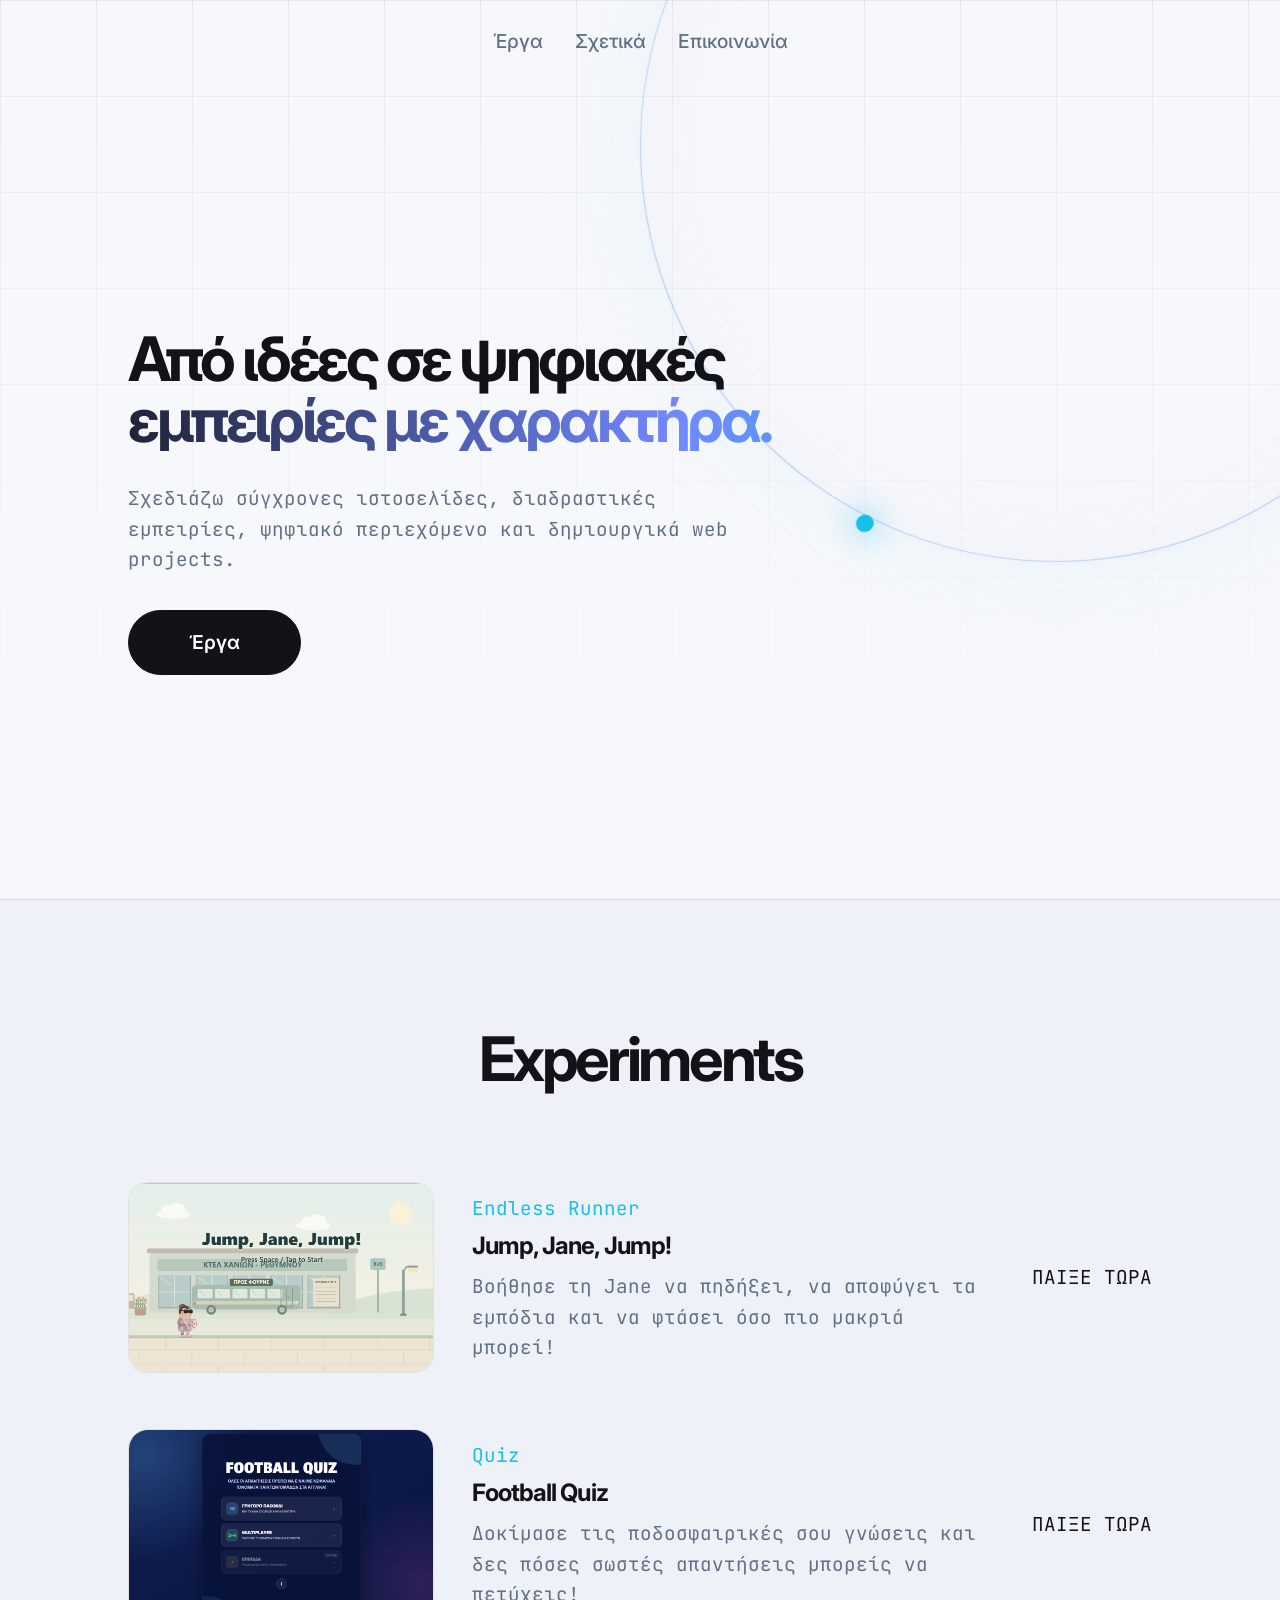
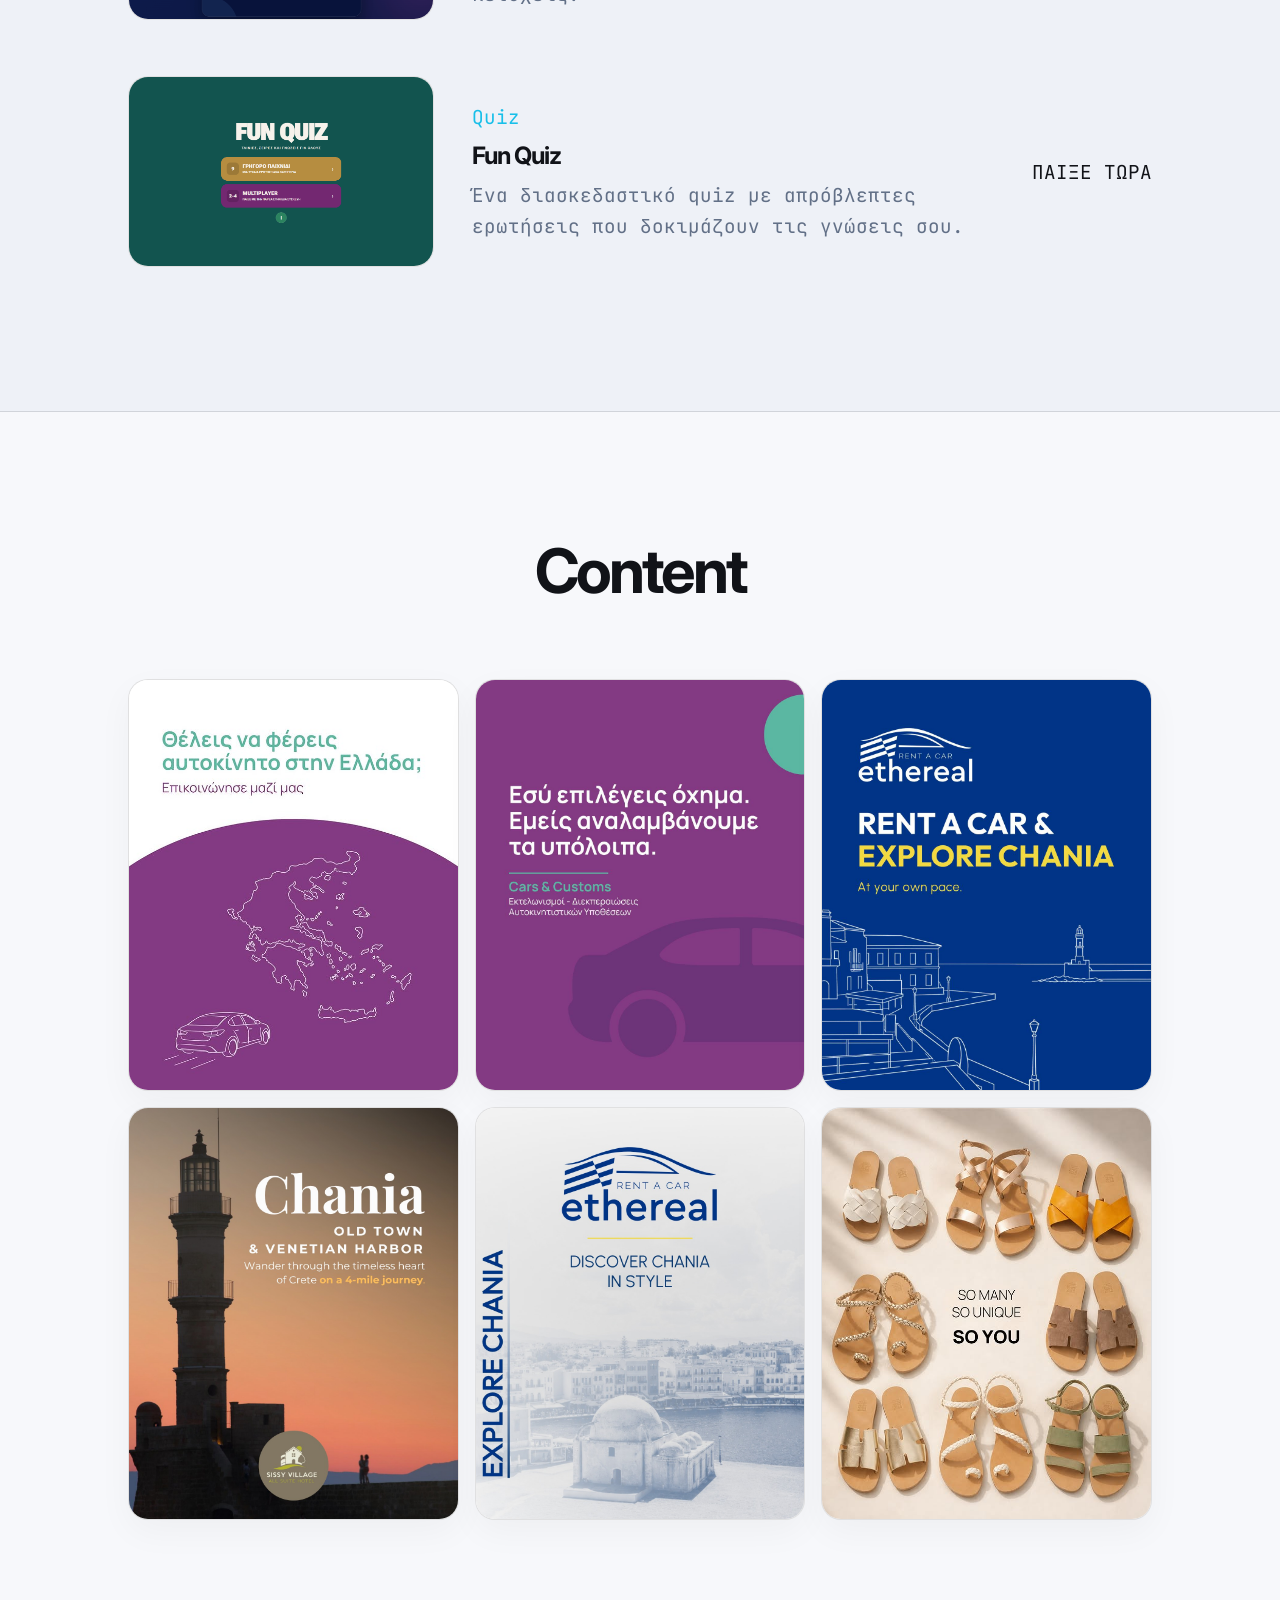
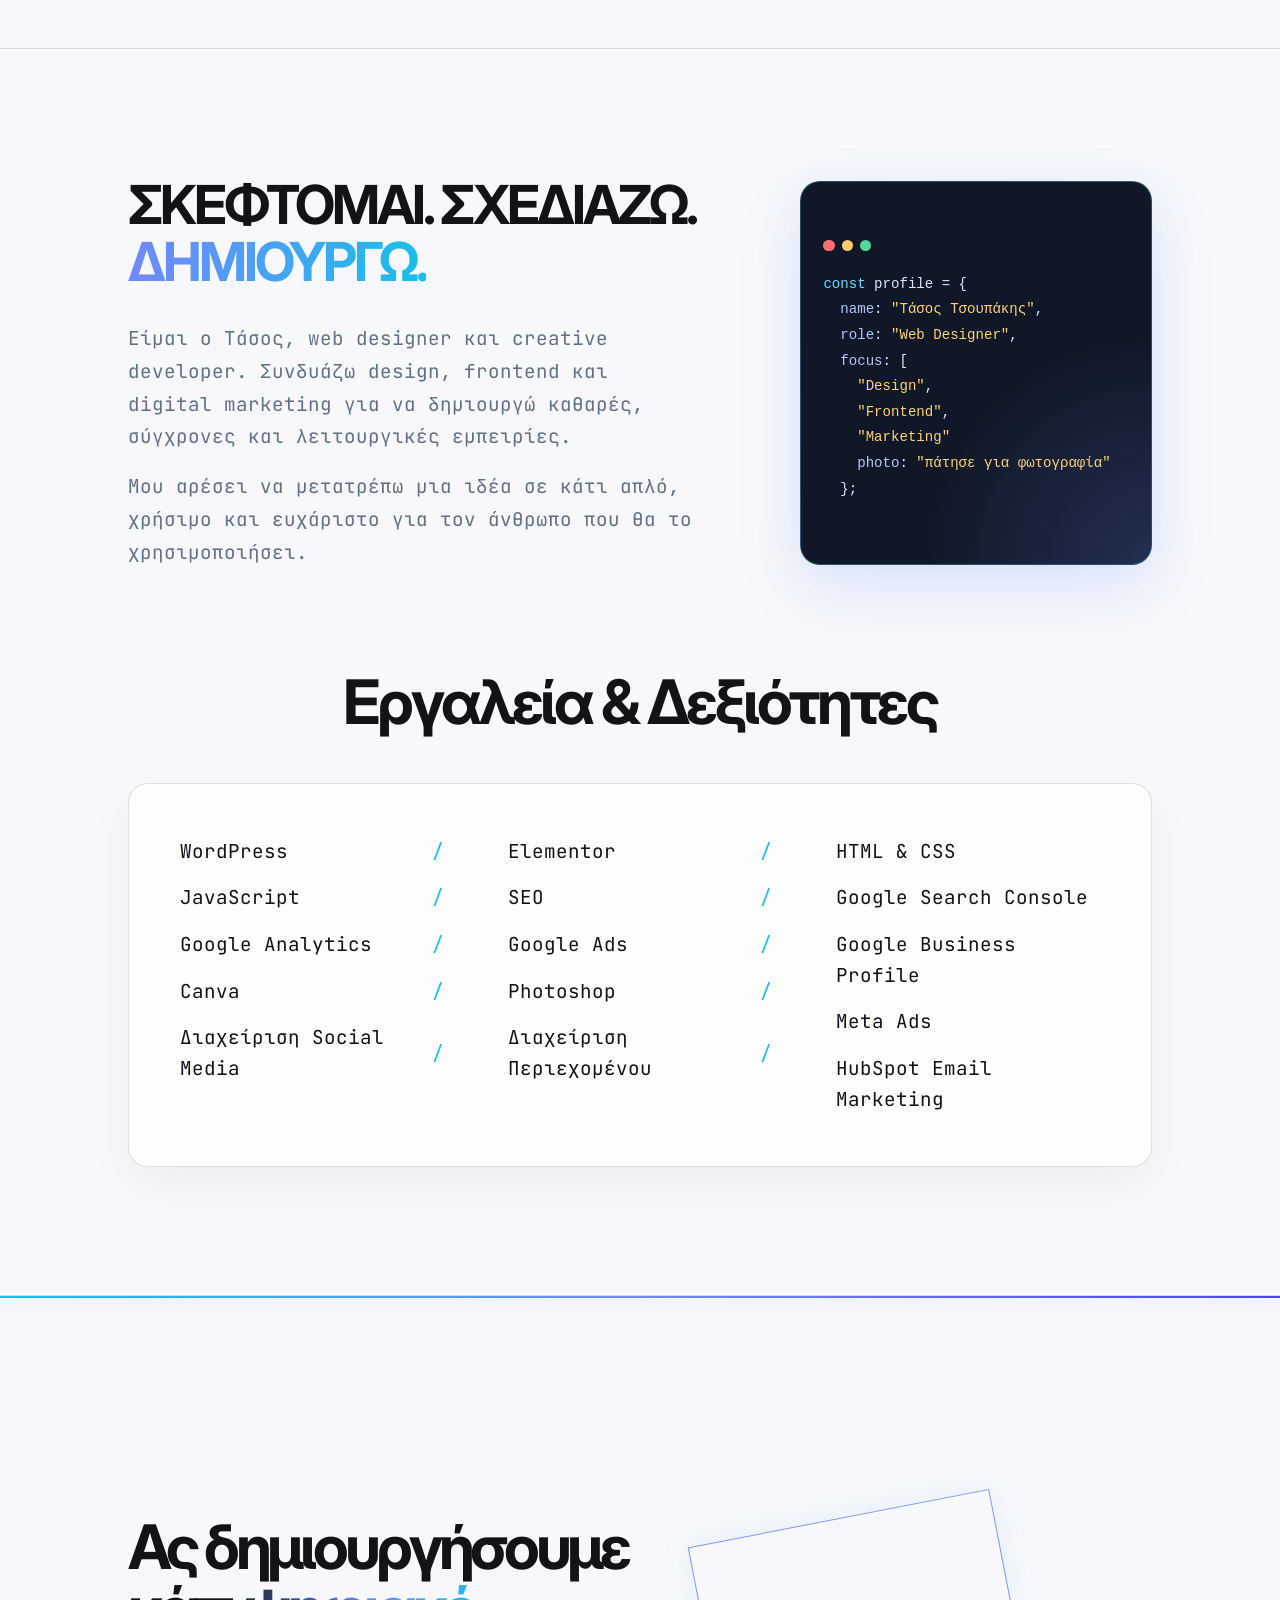
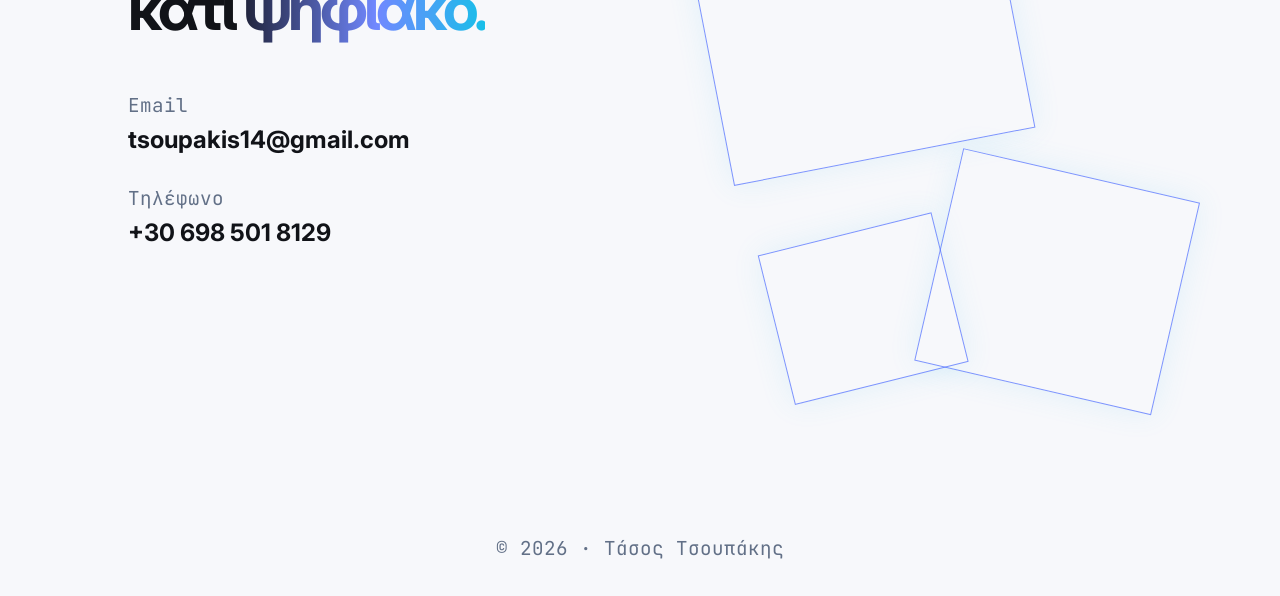
<file: index.html>
<!doctype html>
<html lang="el">
<head>
  <meta charset="utf-8">
  <meta name="viewport" content="width=device-width, initial-scale=1">
  <title>Anastasis Tsoupakis — Web Designer &amp; Creative Developer</title>
  <meta name="description" content="Portfolio of Anastasis Tsoupakis, Web Designer, Creative Developer and Digital Creator focused on modern websites, interactive experiences and digital content.">
  <meta name="theme-color" content="#f7f8fb">
  <meta property="og:type" content="website">
  <meta property="og:title" content="Anastasis Tsoupakis — Web Designer &amp; Creative Developer">
  <meta property="og:description" content="Modern websites, interactive experiences and digital content by Anastasis Tsoupakis.">
  <link rel="icon" href="assets/icons/favicon.svg" type="image/svg+xml">
  <link rel="preconnect" href="https://fonts.googleapis.com">
  <link rel="preconnect" href="https://fonts.gstatic.com" crossorigin>
  <link href="https://fonts.googleapis.com/css2?family=Inter:wght@400;500;600;700&amp;family=JetBrains+Mono:wght@400;500&amp;display=swap" rel="stylesheet">
  <link rel="stylesheet" href="css/style.css">
  <script src="data/projects.js" defer></script>
  <script src="js/main.js" defer></script>
</head>
<body>
  <a class="skip-link" href="#main">Μετάβαση στο περιεχόμενο</a>
  <div class="cursor-glow" aria-hidden="true"></div>

  <header class="site-header" data-header>
    <button class="menu-toggle" type="button" aria-expanded="false" aria-controls="site-nav">
      <span class="sr-only">Άνοιγμα μενού</span><span></span><span></span>
    </button>
    <nav class="site-nav" id="site-nav" aria-label="Κύρια πλοήγηση">
      <a href="#games">Έργα</a>
      <a href="#about">Σχετικά</a>
      <a href="#contact">Επικοινωνία</a>
    </nav>
  </header>

  <main id="main">
    <section class="hero" id="top" aria-labelledby="hero-title">
      <div class="hero-grid" aria-hidden="true"></div>
      <div class="hero-orbit" aria-hidden="true"></div>
      <div class="hero-content reveal">
        <h1 id="hero-title"><span>Από ιδέες σε ψηφιακές</span><span class="gradient-text">εμπειρίες με χαρακτήρα.</span></h1>
        <p class="hero-copy">Σχεδιάζω σύγχρονες ιστοσελίδες, διαδραστικές εμπειρίες, ψηφιακό περιεχόμενο και δημιουργικά web projects.</p>
        <div class="hero-actions"><a class="button button-primary" href="#games">Έργα</a></div>
      </div>
    </section>

    <section class="section section-contrast" id="games" aria-labelledby="games-title">
      <div class="section-heading reveal"><h2 id="games-title">Experiments</h2></div>
      <div class="games-list" id="games-grid" aria-live="polite"></div>
    </section>

    <section class="section" id="media" aria-labelledby="media-title">
      <div class="section-heading reveal"><h2 id="media-title">Content</h2></div>
      <div class="media-grid" id="media-grid" aria-live="polite"></div>
    </section>

    <section class="section about-section" id="about" aria-labelledby="about-title">
      <div class="about-layout">
        <div class="about-intro reveal">
          <h2 class="about-lead" id="about-title">ΣΚΕΦΤΟΜΑΙ. ΣΧΕΔΙΑΖΩ.<br><span>ΔΗΜΙΟΥΡΓΩ.</span></h2>
          <div class="about-copy">
            <p>Είμαι ο Τάσος, web designer και creative developer. Συνδυάζω design, frontend και digital marketing για να δημιουργώ καθαρές, σύγχρονες και λειτουργικές εμπειρίες.</p>
            <p>Μου αρέσει να μετατρέπω μια ιδέα σε κάτι απλό, χρήσιμο και ευχάριστο για τον άνθρωπο που θα το χρησιμοποιήσει.</p>
          </div>
        </div>

        <button class="profile-code reveal" type="button" aria-pressed="false" aria-label="Πάτησε για να εμφανίσεις τη φωτογραφία του Τάσου">
          <div class="profile-code-content">
            <div class="profile-code-bar" aria-hidden="true"><span></span><span></span><span></span></div>
            <pre><code><span class="code-key">const</span> profile = {
  <span class="code-property">name</span>: <span class="code-string">"Τάσος Τσουπάκης"</span>,
  <span class="code-property">role</span>: <span class="code-string">"Web Designer"</span>,
  <span class="code-property">focus</span>: [
    <span class="code-string">"Design"</span>,
    <span class="code-string">"Frontend"</span>,
    <span class="code-string">"Marketing"</span>
    <span class="code-property">photo</span>: <span class="code-action">"πάτησε για φωτογραφία"</span>
  };</code></pre>
          </div>
          <img class="profile-image" src="assets/images/tasos-profile.png" alt="Ο Τάσος Τσουπάκης">
        </button>
      </div>

      <div class="skills-catalog reveal" id="skills">
        <h2>Εργαλεία &amp; Δεξιότητες</h2>
        <div class="skills-panel">
          <div class="skills-column">
            <span class="skill-item"><span class="skill-label">WordPress</span></span>
            <span class="skill-item"><span class="skill-label">JavaScript</span></span>
            <span class="skill-item"><span class="skill-label">Google Analytics</span></span>
            <span class="skill-item"><span class="skill-label">Canva</span></span>
            <span class="skill-item"><span class="skill-label">Διαχείριση Social Media</span></span>
          </div>
          <div class="skills-column">
            <span class="skill-item"><span class="skill-label">Elementor</span></span>
            <span class="skill-item"><span class="skill-label">SEO</span></span>
            <span class="skill-item"><span class="skill-label">Google Ads</span></span>
            <span class="skill-item"><span class="skill-label">Photoshop</span></span>
            <span class="skill-item"><span class="skill-label">Διαχείριση Περιεχομένου</span></span>
          </div>
          <div class="skills-column">
            <span class="skill-item"><span class="skill-label">HTML &amp; CSS</span></span>
            <span class="skill-item"><span class="skill-label">Google Search Console</span></span>
            <span class="skill-item"><span class="skill-label">Google Business Profile</span></span>
            <span class="skill-item"><span class="skill-label">Meta Ads</span></span>
            <span class="skill-item"><span class="skill-label">HubSpot Email Marketing</span></span>
          </div>
        </div>
      </div>
    </section>

    <section class="contact" id="contact" aria-labelledby="contact-title">
      <div class="contact-decoration" aria-hidden="true">
        <div class="contact-squares">
          <i class="contact-square square-one"><span></span></i>
          <i class="contact-square square-two"><span></span></i>
          <i class="contact-square square-three"><span></span></i>
        </div>
        <div class="contact-line"></div>
      </div>
      <div class="contact-main">
        <h2 id="contact-title" class="reveal">Ας δημιουργήσουμε<br>κάτι <span class="gradient-text">ψηφιακό.</span></h2>
        <div class="contact-links reveal">
          <a href="mailto:tsoupakis14@gmail.com"><span>Email</span><strong>tsoupakis14@gmail.com</strong></a>
          <a href="tel:+306985018129"><span>Τηλέφωνο</span><strong>+30 698 501 8129</strong></a>
        </div>
      </div>
      <footer><p>© <span id="current-year"></span> · Τάσος Τσουπάκης</p></footer>
    </section>
  </main>
</body>
</html>
</file>
<file: css/style.css>
:root {
  --bg: #f7f8fb;
  --surface: #ffffff;
  --surface-secondary: #eef1f7;
  --text: #111318;
  --muted: #627087;
  --border: rgba(17, 19, 24, .13);
  --accent: #7188ff;
  --accent-2: #18bfe9;
  --accent-soft: rgba(84, 132, 255, .12);
  --radius: 1.25rem;
  --ease: cubic-bezier(.2, .7, .2, 1);
  --side: clamp(2rem, 10vw, 12rem);
  --font-text: 1.2rem;
  --font-title: clamp(1.5rem, 1.8vw, 2rem);
  --font-display: clamp(2.8rem, 4.8vw, 5.5rem);
}

* { box-sizing: border-box; }

html {
  scroll-behavior: smooth;
  scroll-padding-top: 6rem;
}

body {
  margin: 0;
  overflow-x: hidden;
  background: var(--bg);
  color: var(--text);
  font-family: "JetBrains Mono", monospace;
  font-size: var(--font-text);
  line-height: 1.6;
}

body.menu-open { overflow: hidden; }

a { color: inherit; text-decoration: none; }
button { font: inherit; }
img { display: block; max-width: 100%; }

::selection { background: var(--accent); color: #fff; }

.sr-only {
  position: absolute;
  width: 1px;
  height: 1px;
  padding: 0;
  margin: -1px;
  overflow: hidden;
  clip: rect(0, 0, 0, 0);
  white-space: nowrap;
  border: 0;
}

.skip-link {
  position: fixed;
  z-index: 10010;
  top: 1rem;
  left: 1rem;
  padding: .75rem 1rem;
  background: var(--text);
  color: #fff;
  transform: translateY(-200%);
}

.skip-link:focus { transform: none; }

a:focus-visible,
button:focus-visible {
  outline: 2px solid var(--accent-2);
  outline-offset: 5px;
}

h1, h2, h3, .button, .site-nav, .contact-links strong {
  font-family: "Inter", system-ui, sans-serif;
}

h1, h2, h3, p { margin-top: 0; }

.gradient-text {
  color: transparent;
  background: linear-gradient(90deg, #20233a 0%, var(--accent) 55%, var(--accent-2) 100%);
  background-clip: text;
  -webkit-background-clip: text;
}

/* Header */
.site-header {
  position: fixed;
  z-index: 100;
  top: 0;
  left: 0;
  display: flex;
  align-items: center;
  justify-content: center;
  width: 100%;
  height: 5.25rem;
  padding: 0 var(--side);
  border-bottom: 1px solid transparent;
  transition: background .35s, border-color .35s, height .35s;
}

.site-header.is-scrolled {
  height: 4.5rem;
  border-color: var(--border);
  background: rgba(247, 248, 251, .84);
  backdrop-filter: blur(18px);
}

.site-nav {
  display: flex;
  align-items: center;
  gap: 2rem;
}

.site-nav a {
  position: relative;
  color: var(--muted);
  font-weight: 500;
  transition: color .25s;
}

.site-nav a:hover,
.site-nav a.active { color: var(--text); }

.site-nav a::after {
  position: absolute;
  right: 0;
  bottom: -.55rem;
  left: 0;
  height: 1px;
  content: "";
  background: var(--accent);
  transform: scaleX(0);
  transition: transform .25s;
}

.site-nav a.active::after { transform: scaleX(1); }

.menu-toggle {
  display: none;
  border: 0;
  background: transparent;
  color: var(--text);
}

.menu-toggle span:not(.sr-only) {
  display: block;
  width: 1.5rem;
  height: 1px;
  margin: .4rem;
  background: currentColor;
  transition: transform .25s var(--ease);
}

/* Shared sections */
.section,
.contact {
  min-height: 100svh;
  padding: clamp(7rem, 10vw, 10rem) var(--side);
}

.section { border-bottom: 1px solid var(--border); }
.section-contrast { background: var(--surface-secondary); }

.section-heading {
  margin-bottom: clamp(3rem, 6vw, 5rem);
  text-align: center;
}

.section-heading h2,
.skills-catalog h2 {
  margin: 0;
  font-size: var(--font-display);
  font-weight: 700;
  line-height: 1;
  letter-spacing: -.055em;
}

/* Hero */
.hero {
  position: relative;
  isolation: isolate;
  display: flex;
  align-items: center;
  min-height: 100svh;
  padding: 9rem var(--side) 2.5rem;
  overflow: hidden;
  border-bottom: 1px solid var(--border);
}

.hero-grid {
  position: absolute;
  z-index: -2;
  inset: 0;
  background-image: linear-gradient(var(--border) 1px, transparent 1px), linear-gradient(90deg, var(--border) 1px, transparent 1px);
  background-size: 6rem 6rem;
  opacity: .45;
  mask-image: linear-gradient(to bottom, #000, transparent 84%);
}

.hero-orbit {
  position: absolute;
  z-index: -1;
  top: -30%;
  right: -15%;
  width: min(65vw, 58rem);
  aspect-ratio: 1;
  border: 1px solid rgba(84, 132, 255, .45);
  border-radius: 50%;
  box-shadow: inset 0 0 8rem rgba(113, 136, 255, .05), 0 0 8rem rgba(24, 191, 233, .07);
  will-change: transform;
}

.hero-orbit::before {
  position: absolute;
  top: 73%;
  left: 4%;
  width: 1.1rem;
  aspect-ratio: 1;
  content: "";
  border-radius: 50%;
  background: var(--accent-2);
  box-shadow: 0 0 2rem var(--accent-2);
}

.hero-content { width: min(100%, 74rem); }

.hero h1 {
  max-width: 62rem;
  margin: 0;
  font-size: var(--font-display);
  font-weight: 700;
  line-height: 1;
  letter-spacing: -.055em;
}

.hero h1 span { display: block; }

.hero-copy {
  max-width: 38rem;
  margin: 2rem 0 0;
  color: var(--muted);
}

.hero-actions { margin-top: 2.2rem; }

.button {
  position: relative;
  display: inline-flex;
  align-items: center;
  justify-content: center;
  min-width: 10.8rem;
  padding: 1rem 1.35rem;
  overflow: hidden;
  border: 1px solid var(--text);
  border-radius: 999px;
  background: var(--text);
  color: #fff;
  font-weight: 600;
  isolation: isolate;
  transition: color .35s var(--ease), transform .25s var(--ease);
}

.button::before {
  position: absolute;
  z-index: -1;
  inset: 0;
  content: "";
  background: linear-gradient(90deg, #151822 0%, #2f365f 38%, var(--accent) 70%, var(--accent-2) 100%);
  transform: translateX(-101%);
  transition: transform .45s var(--ease);
}

.button:hover { transform: translateY(-2px); }
.button:hover::before { transform: translateX(0); }

/* Games */
.games-list { display: grid; gap: 1.5rem; }

.game-card > a {
  display: grid;
  grid-template-columns: minmax(15rem, .85fr) minmax(0, 1.45fr) auto;
  align-items: center;
  gap: clamp(1.5rem, 3vw, 3rem);
  padding: 1rem 0;
  border-radius: var(--radius);
}

.game-visual {
  overflow: hidden;
  aspect-ratio: 16 / 10;
  border: 1px solid var(--border);
  border-radius: var(--radius);
  background: var(--surface);
  transition: border-color .35s var(--ease), box-shadow .35s var(--ease);
}

.game-visual img {
  width: 100%;
  height: 100%;
  object-fit: cover;
  transition: transform .45s var(--ease);
}

.game-info p {
  margin: 0 0 .55rem;
  color: var(--accent-2);
}

.game-info h3 {
  display: inline-block;
  margin: 0;
  color: transparent;
  background: linear-gradient(90deg, var(--text) 0%, var(--text) 50%, #2f365f 69%, var(--accent) 85%, var(--accent-2) 100%);
  background-size: 200% 100%;
  background-position: 0 0;
  background-clip: text;
  -webkit-background-clip: text;
  -webkit-text-fill-color: transparent;
  font-size: var(--font-title);
  line-height: 1.2;
  letter-spacing: -.04em;
  transition: background-position .55s var(--ease);
}

.game-info > span {
  display: block;
  margin-top: .5rem;
  color: var(--muted);
}

.launch {
  position: relative;
  justify-self: end;
  color: var(--text);
  white-space: nowrap;
  transition: color .3s var(--ease);
}

.launch::after {
  position: absolute;
  right: 0;
  bottom: -.4rem;
  left: 0;
  height: 1px;
  content: "";
  background: var(--accent-2);
  transform: scaleX(0);
  transform-origin: left;
  transition: transform .35s var(--ease);
}

.game-card > a:hover .game-visual {
  border-color: rgba(24, 191, 233, .55);
  box-shadow: 0 1rem 2.5rem rgba(24, 191, 233, .16);
}

.game-card > a:hover .game-visual img { transform: scale(1.02); }
.game-card > a:hover .game-info h3 { background-position: 100% 0; }
.game-card > a:hover .launch { color: var(--accent-2); }
.game-card > a:hover .launch::after { transform: scaleX(1); }

/* Content */
.media-grid {
  display: grid;
  grid-template-columns: repeat(3, minmax(0, 1fr));
  gap: 1rem;
}

.media-card {
  overflow: hidden;
  border: 1px solid var(--border);
  border-radius: var(--radius);
  background: var(--surface);
  box-shadow: 0 .75rem 2.2rem rgba(17, 19, 24, .04);
}

.media-card img {
  width: 100%;
  height: auto;
  transition: transform .5s var(--ease), opacity .5s var(--ease);
}

.media-card:hover img { transform: scale(1.025); opacity: .9; }

/* About */
.about-section { overflow: hidden; }

.about-layout {
  display: grid;
  grid-template-columns: minmax(0, 1.25fr) minmax(22rem, .75fr);
  align-items: center;
  gap: clamp(3rem, 8vw, 9rem);
}

.about-lead {
  margin: 0;
  font-size: clamp(2.8rem, 4.2vw, 4.8rem);
  font-weight: 700;
  line-height: 1.05;
  letter-spacing: -.055em;
}

.about-lead span {
  color: transparent;
  background: linear-gradient(90deg, var(--accent), var(--accent-2));
  background-clip: text;
  -webkit-background-clip: text;
}

.about-copy {
  max-width: 43rem;
  margin-top: 2rem;
  color: var(--muted);
  line-height: 1.7;
}

.about-copy p { margin: 0; }
.about-copy p + p { margin-top: 1.1rem; }

.profile-code {
  position: relative;
  min-height: 24rem;
  padding: 1.25rem 1.4rem 1.5rem;
  overflow: hidden;
  border: 1px solid rgba(99, 221, 255, .28);
  border-radius: var(--radius);
  background: radial-gradient(circle at 100% 100%, rgba(113, 136, 255, .2), transparent 44%), #101827;
  box-shadow: 0 1.5rem 4rem rgba(66, 112, 255, .14), 0 0 2.5rem rgba(99, 221, 255, .08);
  color: inherit;
  text-align: left;
  cursor: pointer;
}

.profile-code-content {
  position: relative;
  z-index: 2;
  transition: opacity .4s var(--ease), transform .4s var(--ease);
}

.profile-code-bar { display: flex; gap: .45rem; margin-bottom: 1.2rem; }
.profile-code-bar span { width: .7rem; height: .7rem; border-radius: 50%; }
.profile-code-bar span:nth-child(1) { background: #ff6e72; }
.profile-code-bar span:nth-child(2) { background: #ffcb6b; }
.profile-code-bar span:nth-child(3) { background: #54d69a; }

.profile-code pre {
  margin: 0;
  overflow-x: auto;
  color: #dbe5ff;
  font-family: "JetBrains Mono", monospace;
  font-size: clamp(.78rem, 1.1vw, .98rem);
  line-height: 1.75;
  white-space: pre-wrap;
}

.code-key { color: #63ddff; }
.code-property { color: #b6c5ff; }
.code-string { color: #ffd273; }

.profile-image {
  position: absolute;
  inset: 0;
  z-index: 1;
  width: 100%;
  height: 100%;
  object-fit: cover;
  opacity: 0;
  transform: scale(1.04);
  transition: opacity .45s var(--ease), transform .55s var(--ease);
}

.profile-code.is-photo .profile-code-content { opacity: 0; transform: scale(.96); }
.profile-code.is-photo .profile-image { opacity: 1; transform: scale(1); }

.skills-catalog { margin-top: clamp(4rem, 8vw, 7rem); }
.skills-catalog h2 { margin-bottom: clamp(2rem, 4vw, 3.5rem); text-align: center; }

.skills-panel {
  display: grid;
  grid-template-columns: repeat(3, minmax(0, 1fr));
  gap: 1rem clamp(2rem, 5vw, 6rem);
  padding: clamp(2rem, 4vw, 4rem);
  border: 1px solid var(--border);
  border-radius: var(--radius);
  background: rgba(255, 255, 255, .72);
  box-shadow: 0 1rem 3rem rgba(17, 19, 24, .045);
}

.skills-column { display: flex; flex-direction: column; gap: 1rem; }

.skill-item {
  display: flex;
  align-items: center;
  justify-content: space-between;
  min-height: 1.6em;
}

.skills-column:nth-child(-n + 2) .skill-item::after {
  content: "/";
  color: var(--accent-2);
}

.skill-label {
  display: inline-block;
  color: transparent;
  background: linear-gradient(90deg, var(--text) 0%, var(--text) 50%, #2f365f 69%, var(--accent) 85%, var(--accent-2) 100%);
  background-size: 200% 100%;
  background-position: 0 0;
  background-clip: text;
  -webkit-background-clip: text;
  -webkit-text-fill-color: transparent;
  transition: background-position .55s var(--ease);
}

.skill-item:hover .skill-label { background-position: 100% 0; }

/* Contact */
.contact {
  position: relative;
  isolation: isolate;
  display: flex;
  flex-direction: column;
  justify-content: center;
  overflow: hidden;
}

.contact-decoration { position: absolute; z-index: 0; inset: 0; pointer-events: none; }
.contact-main, .contact footer { position: relative; z-index: 2; }

.contact-main {
  display: flex;
  flex-direction: column;
  align-items: flex-start;
  gap: clamp(2.5rem, 4vw, 4rem);
  transform: translateY(-4rem);
}

.contact h2 {
  margin: 0;
  font-size: var(--font-display);
  font-weight: 700;
  line-height: 1;
  letter-spacing: -.07em;
}

.contact-links { display: flex; flex-direction: column; gap: 1.75rem; }
.contact-links a { display: flex; flex-direction: column; gap: .35rem; }
.contact-links span { color: var(--muted); }
.contact-links strong { font-size: var(--font-title); line-height: 1.2; }

.contact footer {
  position: absolute;
  right: 0;
  bottom: 2rem;
  left: 0;
  margin: 0;
  color: var(--muted);
  text-align: center;
}

.contact footer p { margin: 0; }

.contact-line {
  position: absolute;
  top: 0;
  right: 0;
  left: 0;
  height: 2px;
  background: linear-gradient(90deg, var(--accent-2), var(--accent), #4d43ff);
  box-shadow: 0 0 18px rgba(80, 106, 255, .35);
  transform: scaleX(0);
  transform-origin: left;
  transition: transform 1.35s cubic-bezier(.16, 1, .3, 1) .3s;
}

.contact.is-decoration-visible .contact-line { transform: scaleX(1); }

.contact-squares { position: absolute; inset: 0 0 0 50%; }

.contact-square {
  position: absolute;
  left: 50%;
  top: 52%;
  display: block;
  opacity: 0;
}

.contact-square span {
  display: block;
  width: 100%;
  height: 100%;
  border: 1.5px solid rgba(78, 110, 255, .72);
  box-shadow: 0 0 30px rgba(66, 188, 235, .12);
}

.square-one { width: clamp(15rem, 24vw, 25rem); height: clamp(12rem, 19vw, 20rem); }
.square-two { width: clamp(12rem, 19vw, 20rem); height: clamp(11rem, 17vw, 18rem); }
.square-three { width: clamp(9rem, 14vw, 15rem); height: clamp(8rem, 12vw, 13rem); }

.contact.is-decoration-visible .square-one { animation: square-one-enter .9s .05s var(--ease) forwards; }
.contact.is-decoration-visible .square-two { animation: square-two-enter .9s .16s var(--ease) forwards; }
.contact.is-decoration-visible .square-three { animation: square-three-enter .9s .27s var(--ease) forwards; }
.contact.is-decoration-visible .square-one span { animation: square-one-float 5s 1.1s ease-in-out infinite alternate; }
.contact.is-decoration-visible .square-two span { animation: square-two-float 6s 1.2s ease-in-out infinite alternate; }
.contact.is-decoration-visible .square-three span { animation: square-three-float 4.8s 1.3s ease-in-out infinite alternate; }

@keyframes square-one-enter {
  from { opacity: 0; transform: translate(-50%, -50%) scale(.25) rotate(0); }
  to { opacity: 1; transform: translate(-82%, -102%) rotate(-11deg); }
}

@keyframes square-two-enter {
  from { opacity: 0; transform: translate(-50%, -50%) scale(.25) rotate(0); }
  to { opacity: 1; transform: translate(-10%, 4%) rotate(13deg); }
}

@keyframes square-three-enter {
  from { opacity: 0; transform: translate(-50%, -50%) scale(.25) rotate(0); }
  to { opacity: 1; transform: translate(-104%, 44%) rotate(-14deg); }
}

@keyframes square-one-float { to { transform: translate3d(18px, -20px, 0) rotate(4deg); } }
@keyframes square-two-float { to { transform: translate3d(-20px, 16px, 0) rotate(-4deg); } }
@keyframes square-three-float { to { transform: translate3d(16px, 18px, 0) rotate(4deg); } }

/* General motion */
.reveal {
  opacity: 0;
  transform: translateY(24px);
  transition: opacity .8s var(--ease), transform .8s var(--ease);
}

.reveal.is-visible { opacity: 1; transform: none; }

.cursor-glow {
  position: fixed;
  z-index: 20;
  top: -9rem;
  left: -9rem;
  width: 18rem;
  height: 18rem;
  border-radius: 50%;
  pointer-events: none;
  background: radial-gradient(circle, rgba(84, 132, 255, .11), transparent 65%);
  opacity: 0;
  transition: opacity .3s;
  will-change: transform;
}

.cursor-glow.visible { opacity: 1; }

@media (max-width: 900px) {
  .about-layout { grid-template-columns: 1fr; gap: 3rem; }
  .profile-code { max-width: 42rem; }
  .media-grid { grid-template-columns: repeat(2, minmax(0, 1fr)); }
  .skills-panel { grid-template-columns: repeat(2, minmax(0, 1fr)); }
  .game-card > a { grid-template-columns: minmax(13rem, .8fr) minmax(0, 1.2fr); }
  .launch { grid-column: 2; justify-self: start; }
}

@media (max-width: 760px) {
  :root {
    --font-text: 1rem;
    --font-title: 1.35rem;
    --font-display: clamp(2.4rem, 11vw, 4rem);
    --side: 1.5rem;
  }

  .site-header,
  .site-header.is-scrolled {
    z-index: 10001;
    height: 5.25rem;
    border-color: transparent;
    background: transparent;
    backdrop-filter: none;
  }

  .menu-toggle { position: relative; z-index: 10002; display: block; margin-left: auto; padding: .5rem; }
  .menu-toggle[aria-expanded="true"] span:not(.sr-only):first-of-type { transform: translateY(.28rem) rotate(45deg); }
  .menu-toggle[aria-expanded="true"] span:not(.sr-only):last-of-type { transform: translateY(-.28rem) rotate(-45deg); }

  .site-nav {
    position: fixed;
    z-index: 10000;
    inset: 0;
    display: flex;
    flex-direction: column;
    align-items: center;
    justify-content: center;
    gap: 2rem;
    width: 100vw;
    height: 100svh;
    padding: 6rem 2rem 2rem;
    background: var(--bg);
    opacity: 0;
    visibility: hidden;
    pointer-events: none;
    transform: translateY(-1rem);
    transition: opacity .28s ease, transform .35s var(--ease), visibility .35s;
  }

  .site-nav.is-open { opacity: 1; visibility: visible; pointer-events: auto; transform: none; }

  .site-nav a {
    width: auto;
    color: var(--text);
    font-size: clamp(2.5rem, 11vw, 4.5rem);
    font-weight: 700;
    line-height: 1;
    letter-spacing: -.06em;
  }

  .site-nav a:hover,
  .site-nav a.active { color: var(--accent); }
  .site-nav a::after { display: none; }

  .hero { padding-top: 7rem; }
  .hero-orbit { top: 5%; right: -45%; width: 95vw; }
  .section, .contact { min-height: auto; padding-top: 7rem; padding-bottom: 7rem; }
  .section-heading { margin-bottom: 3rem; }
  .game-card > a { grid-template-columns: 1fr; gap: 1.1rem; }
  .launch { grid-column: auto; }
  .media-grid, .skills-panel { grid-template-columns: 1fr; }
  .skills-panel { padding: 1.5rem; }
  .skills-column:nth-child(-n + 2) .skill-item::after { content: none; }
  .profile-code { min-height: 20rem; padding: 1rem; }
  .contact { min-height: 100svh; }
  .contact-main { transform: none; }
  .contact-squares { left: 35%; opacity: .35; }
}

@media (prefers-reduced-motion: reduce) {
  html { scroll-behavior: auto; }
  *, *::before, *::after {
    animation-duration: .01ms !important;
    animation-iteration-count: 1 !important;
    scroll-behavior: auto !important;
    transition-duration: .01ms !important;
  }
  .reveal { opacity: 1; transform: none; }
}
/* Μήνυμα στην κάρτα φωτογραφίας */
.profile-hint {
  position: absolute;
  z-index: 3;
  right: 1rem;
  bottom: 1rem;
  padding: .4rem .65rem;
  border-radius: 999px;
  background: rgba(16, 24, 39, .78);
  color: #fff;
  font-family: "JetBrains Mono", monospace;
  font-size: .72rem;
  opacity: .78;
  transition: opacity .3s var(--ease);
}

.profile-code:hover .profile-hint {
  opacity: 1;
}
/* Επαναφορά έντονης κίνησης στα τετράγωνα του footer */
.contact.is-decoration-visible .square-one {
  animation: footer-square-one 5s 1.2s ease-in-out infinite alternate !important;
}

.contact.is-decoration-visible .square-two {
  animation: footer-square-two 6s 1.35s ease-in-out infinite alternate !important;
}

.contact.is-decoration-visible .square-three {
  animation: footer-square-three 4.7s 1.5s ease-in-out infinite alternate !important;
}

@keyframes footer-square-one {
  from { transform: translate(-82%, -102%) rotate(-11deg); }
  to { transform: translate(-74%, -112%) rotate(-5deg); }
}

@keyframes footer-square-two {
  from { transform: translate(-10%, 4%) rotate(13deg); }
  to { transform: translate(-20%, -8%) rotate(7deg); }
}

@keyframes footer-square-three {
  from { transform: translate(-104%, 44%) rotate(-14deg); }
  to { transform: translate(-94%, 30%) rotate(-7deg); }
}
/* Τα τετράγωνα του footer να φαίνονται πάντα */
.contact-squares {
  z-index: 1;
}

.contact-square {
  opacity: 1 !important;
}

.square-one {
  transform: translate(-82%, -102%) rotate(-11deg);
}

.square-two {
  transform: translate(-10%, 4%) rotate(13deg);
}

.square-three {
  transform: translate(-104%, 44%) rotate(-14deg);
}
/* Η οδηγία για τη φωτογραφία ως μέρος του κώδικα */
.code-action {
  color: #ffd273;
  text-decoration-color: rgba(99, 221, 255, .45);
}

.profile-code:hover .code-action {
  color: #63ddff;
}
</file>
